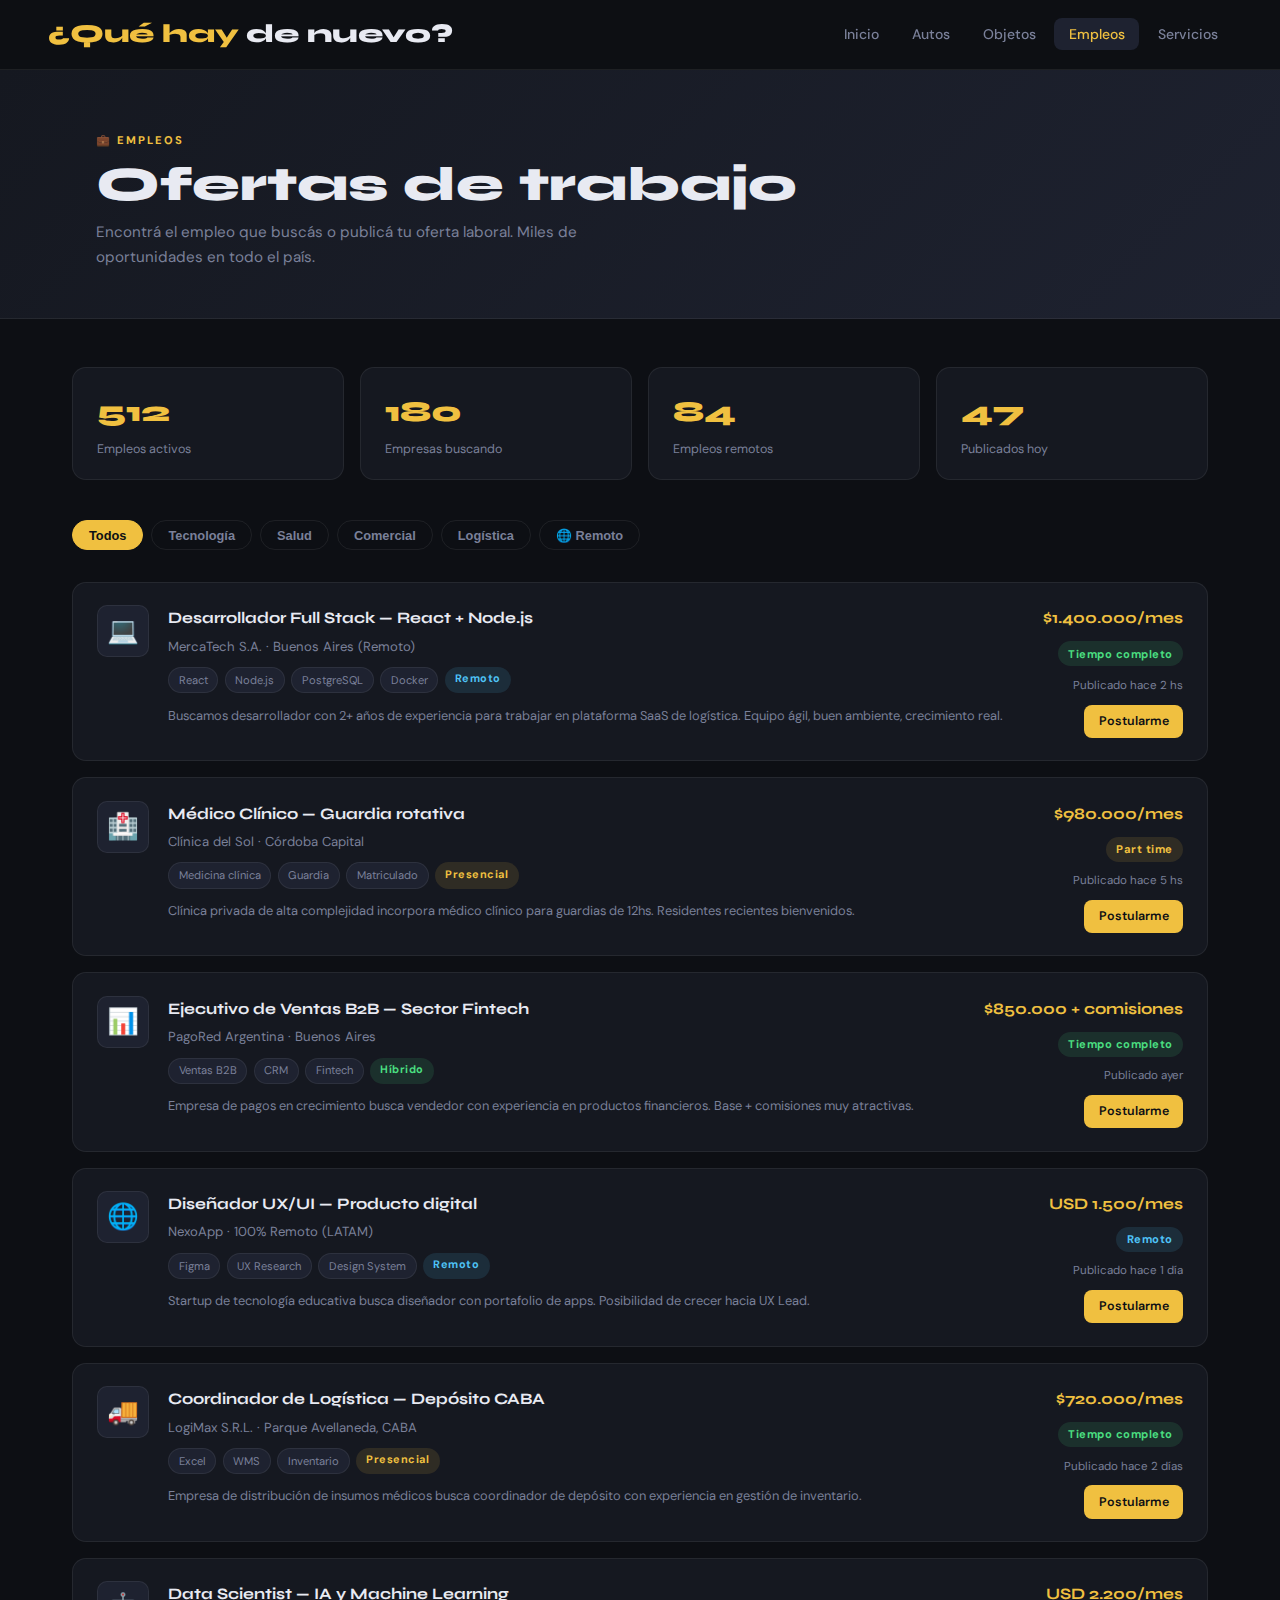
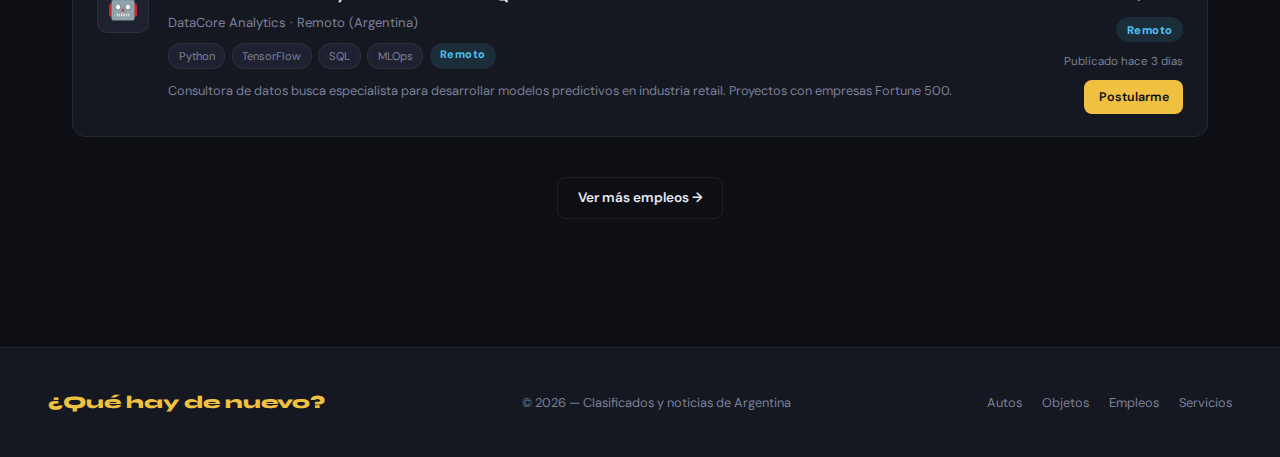
<file: empleos.html>
<!DOCTYPE html>
<html lang="es">
<head>
  <meta charset="UTF-8" />
  <meta name="viewport" content="width=device-width, initial-scale=1.0" />
  <title>Empleos — ¿Qué hay de nuevo?</title>
  <link rel="stylesheet" href="styles.css" />
  <style>
    .section { padding: 3rem 0; }
    .job-card {
      background: var(--surface); border: 1px solid var(--border);
      border-radius: var(--radius); padding: 1.4rem 1.5rem;
      display: flex; gap: 1.2rem; align-items: flex-start;
      transition: transform 0.22s, box-shadow 0.22s, border-color 0.22s;
    }
    .job-card:hover { transform: translateY(-3px); box-shadow: var(--shadow); border-color: rgba(255,255,255,0.14); }
    .company-logo {
      width: 52px; height: 52px; border-radius: 10px;
      background: var(--surface2); border: 1px solid var(--border);
      display: flex; align-items: center; justify-content: center;
      font-size: 1.6rem; flex-shrink: 0;
    }
    .job-info { flex: 1; }
    .job-info h3 { font-family: 'Syne', sans-serif; font-size: 1rem; font-weight: 700; margin-bottom: 0.25rem; }
    .company-name { font-size: 0.82rem; color: var(--text-muted); margin-bottom: 0.6rem; }
    .job-tags { display: flex; flex-wrap: wrap; gap: 0.4rem; margin-bottom: 0.7rem; }
    .job-tag { background: var(--surface2); border: 1px solid var(--border); border-radius: 99px; padding: 0.18rem 0.6rem; font-size: 0.7rem; color: var(--text-muted); }
    .job-salary { font-family: 'Syne', sans-serif; font-size: 1rem; font-weight: 700; color: var(--accent); white-space: nowrap; }
    .job-right { display: flex; flex-direction: column; align-items: flex-end; gap: 0.6rem; }
    .job-date { font-size: 0.72rem; color: var(--text-muted); }

    .stats-row { display: flex; flex-wrap: wrap; gap: 1rem; margin-bottom: 2.5rem; }
    .stat-box { background: var(--surface); border: 1px solid var(--border); border-radius: var(--radius); padding: 1.25rem 1.5rem; flex: 1; min-width: 140px; }
    .stat-box .num { font-family: 'Syne', sans-serif; font-size: 1.8rem; font-weight: 800; color: var(--accent); }
    .stat-box .lbl { font-size: 0.78rem; color: var(--text-muted); margin-top: 0.2rem; }

    .fade-in { opacity: 0; transform: translateY(20px); transition: opacity 0.5s, transform 0.5s; }
    .fade-in.visible { opacity: 1; transform: none; }

    @media(max-width: 600px) {
      .job-card { flex-direction: column; }
      .job-right { align-items: flex-start; }
    }
  </style>
</head>
<body>

<nav class="navbar">
  <a href="index.html" class="logo">¿Qué hay <span>de nuevo?</span></a>
  <ul class="nav-links">
    <li><a href="index.html">Inicio</a></li>
    <li><a href="autos.html">Autos</a></li>
    <li><a href="objetos.html">Objetos</a></li>
    <li><a href="empleos.html" class="active">Empleos</a></li>
    <li><a href="servicios.html">Servicios</a></li>
  </ul>
  <div class="hamburger" id="hamburger"><span></span><span></span><span></span></div>
</nav>
<nav class="nav-mobile" id="nav-mobile">
  <a href="index.html">Inicio</a>
  <a href="autos.html">Autos</a>
  <a href="objetos.html">Objetos</a>
  <a href="empleos.html" class="active">Empleos</a>
  <a href="servicios.html">Servicios</a>
</nav>

<div class="page-header">
  <div class="container">
    <span class="tag">💼 Empleos</span>
    <h1>Ofertas de trabajo</h1>
    <p>Encontrá el empleo que buscás o publicá tu oferta laboral. Miles de oportunidades en todo el país.</p>
  </div>
</div>

<div class="container">
  <section class="section">

    <!-- Estadísticas -->
    <div class="stats-row fade-in">
      <div class="stat-box"><div class="num">512</div><div class="lbl">Empleos activos</div></div>
      <div class="stat-box"><div class="num">180</div><div class="lbl">Empresas buscando</div></div>
      <div class="stat-box"><div class="num">84</div><div class="lbl">Empleos remotos</div></div>
      <div class="stat-box"><div class="num">47</div><div class="lbl">Publicados hoy</div></div>
    </div>

    <!-- Filtros -->
    <div class="filter-bar">
      <button class="filter-btn active" data-filter="todos">Todos</button>
      <button class="filter-btn" data-filter="tech">Tecnología</button>
      <button class="filter-btn" data-filter="salud">Salud</button>
      <button class="filter-btn" data-filter="comercial">Comercial</button>
      <button class="filter-btn" data-filter="logistica">Logística</button>
      <button class="filter-btn" data-filter="remoto">🌐 Remoto</button>
    </div>

    <!-- Listado de empleos -->
    <div style="display:flex; flex-direction:column; gap:1rem;" class="fade-in">

      <div class="job-card listing-card" data-cat="tech">
        <div class="company-logo">💻</div>
        <div class="job-info">
          <h3>Desarrollador Full Stack — React + Node.js</h3>
          <p class="company-name">MercaTech S.A. · Buenos Aires (Remoto)</p>
          <div class="job-tags">
            <span class="job-tag">React</span>
            <span class="job-tag">Node.js</span>
            <span class="job-tag">PostgreSQL</span>
            <span class="job-tag">Docker</span>
            <span class="badge badge-blue" style="font-size:0.68rem">Remoto</span>
          </div>
          <p style="font-size:0.8rem;color:var(--text-muted)">Buscamos desarrollador con 2+ años de experiencia para trabajar en plataforma SaaS de logística. Equipo ágil, buen ambiente, crecimiento real.</p>
        </div>
        <div class="job-right">
          <span class="job-salary">$1.400.000/mes</span>
          <span class="badge badge-green">Tiempo completo</span>
          <span class="job-date">Publicado hace 2 hs</span>
          <a href="#" class="btn btn-primary" style="font-size:0.78rem;padding:0.4rem 0.9rem">Postularme</a>
        </div>
      </div>

      <div class="job-card listing-card" data-cat="salud">
        <div class="company-logo">🏥</div>
        <div class="job-info">
          <h3>Médico Clínico — Guardia rotativa</h3>
          <p class="company-name">Clínica del Sol · Córdoba Capital</p>
          <div class="job-tags">
            <span class="job-tag">Medicina clínica</span>
            <span class="job-tag">Guardia</span>
            <span class="job-tag">Matriculado</span>
            <span class="badge badge-yellow" style="font-size:0.68rem">Presencial</span>
          </div>
          <p style="font-size:0.8rem;color:var(--text-muted)">Clínica privada de alta complejidad incorpora médico clínico para guardias de 12hs. Residentes recientes bienvenidos.</p>
        </div>
        <div class="job-right">
          <span class="job-salary">$980.000/mes</span>
          <span class="badge badge-yellow">Part time</span>
          <span class="job-date">Publicado hace 5 hs</span>
          <a href="#" class="btn btn-primary" style="font-size:0.78rem;padding:0.4rem 0.9rem">Postularme</a>
        </div>
      </div>

      <div class="job-card listing-card" data-cat="comercial">
        <div class="company-logo">📊</div>
        <div class="job-info">
          <h3>Ejecutivo de Ventas B2B — Sector Fintech</h3>
          <p class="company-name">PagoRed Argentina · Buenos Aires</p>
          <div class="job-tags">
            <span class="job-tag">Ventas B2B</span>
            <span class="job-tag">CRM</span>
            <span class="job-tag">Fintech</span>
            <span class="badge badge-green" style="font-size:0.68rem">Híbrido</span>
          </div>
          <p style="font-size:0.8rem;color:var(--text-muted)">Empresa de pagos en crecimiento busca vendedor con experiencia en productos financieros. Base + comisiones muy atractivas.</p>
        </div>
        <div class="job-right">
          <span class="job-salary">$850.000 + comisiones</span>
          <span class="badge badge-green">Tiempo completo</span>
          <span class="job-date">Publicado ayer</span>
          <a href="#" class="btn btn-primary" style="font-size:0.78rem;padding:0.4rem 0.9rem">Postularme</a>
        </div>
      </div>

      <div class="job-card listing-card" data-cat="remoto">
        <div class="company-logo">🌐</div>
        <div class="job-info">
          <h3>Diseñador UX/UI — Producto digital</h3>
          <p class="company-name">NexoApp · 100% Remoto (LATAM)</p>
          <div class="job-tags">
            <span class="job-tag">Figma</span>
            <span class="job-tag">UX Research</span>
            <span class="job-tag">Design System</span>
            <span class="badge badge-blue" style="font-size:0.68rem">Remoto</span>
          </div>
          <p style="font-size:0.8rem;color:var(--text-muted)">Startup de tecnología educativa busca diseñador con portafolio de apps. Posibilidad de crecer hacia UX Lead.</p>
        </div>
        <div class="job-right">
          <span class="job-salary">USD 1.500/mes</span>
          <span class="badge badge-blue">Remoto</span>
          <span class="job-date">Publicado hace 1 día</span>
          <a href="#" class="btn btn-primary" style="font-size:0.78rem;padding:0.4rem 0.9rem">Postularme</a>
        </div>
      </div>

      <div class="job-card listing-card" data-cat="logistica">
        <div class="company-logo">🚚</div>
        <div class="job-info">
          <h3>Coordinador de Logística — Depósito CABA</h3>
          <p class="company-name">LogiMax S.R.L. · Parque Avellaneda, CABA</p>
          <div class="job-tags">
            <span class="job-tag">Excel</span>
            <span class="job-tag">WMS</span>
            <span class="job-tag">Inventario</span>
            <span class="badge badge-yellow" style="font-size:0.68rem">Presencial</span>
          </div>
          <p style="font-size:0.8rem;color:var(--text-muted)">Empresa de distribución de insumos médicos busca coordinador de depósito con experiencia en gestión de inventario.</p>
        </div>
        <div class="job-right">
          <span class="job-salary">$720.000/mes</span>
          <span class="badge badge-green">Tiempo completo</span>
          <span class="job-date">Publicado hace 2 días</span>
          <a href="#" class="btn btn-primary" style="font-size:0.78rem;padding:0.4rem 0.9rem">Postularme</a>
        </div>
      </div>

      <div class="job-card listing-card" data-cat="tech remoto">
        <div class="company-logo">🤖</div>
        <div class="job-info">
          <h3>Data Scientist — IA y Machine Learning</h3>
          <p class="company-name">DataCore Analytics · Remoto (Argentina)</p>
          <div class="job-tags">
            <span class="job-tag">Python</span>
            <span class="job-tag">TensorFlow</span>
            <span class="job-tag">SQL</span>
            <span class="job-tag">MLOps</span>
            <span class="badge badge-blue" style="font-size:0.68rem">Remoto</span>
          </div>
          <p style="font-size:0.8rem;color:var(--text-muted)">Consultora de datos busca especialista para desarrollar modelos predictivos en industria retail. Proyectos con empresas Fortune 500.</p>
        </div>
        <div class="job-right">
          <span class="job-salary">USD 2.200/mes</span>
          <span class="badge badge-blue">Remoto</span>
          <span class="job-date">Publicado hace 3 días</span>
          <a href="#" class="btn btn-primary" style="font-size:0.78rem;padding:0.4rem 0.9rem">Postularme</a>
        </div>
      </div>

    </div>

    <div style="text-align:center; margin-top:2.5rem;">
      <a href="#" class="btn btn-outline">Ver más empleos →</a>
    </div>

  </section>
</div>

<footer>
  <span class="logo">¿Qué hay de nuevo?</span>
  <p>© 2026 — Clasificados y noticias de Argentina</p>
  <nav class="footer-links">
    <a href="autos.html">Autos</a>
    <a href="objetos.html">Objetos</a>
    <a href="empleos.html">Empleos</a>
    <a href="servicios.html">Servicios</a>
  </nav>
</footer>

<script src="main.js"></script>
</body>
</html>
</file>
<file: styles.css>
/* ============================================================
   styles.css — "¿Qué hay de nuevo?"
   Estilos globales compartidos por todas las páginas
   ============================================================ */

@import url('https://fonts.googleapis.com/css2?family=Syne:wght@400;600;700;800&family=DM+Sans:wght@300;400;500&display=swap');

/* ── Variables ─────────────────────────────────────────────── */
:root {
  --bg:         #0d0f14;
  --surface:    #151820;
  --surface2:   #1e2230;
  --border:     rgba(255,255,255,0.07);
  --accent:     #f0c040;
  --accent2:    #4fc3f7;
  --accent3:    #ff6b6b;
  --text:       #e8eaf2;
  --text-muted: #7a8099;
  --radius:     14px;
  --nav-h:      70px;
  --shadow:     0 8px 32px rgba(0,0,0,0.45);
}

/* ── Reset ──────────────────────────────────────────────────── */
*, *::before, *::after { box-sizing: border-box; margin: 0; padding: 0; }
html { scroll-behavior: smooth; }
body {
  font-family: 'DM Sans', sans-serif;
  background: var(--bg);
  color: var(--text);
  line-height: 1.65;
  min-height: 100vh;
}
img { display: block; width: 100%; object-fit: cover; }
a  { text-decoration: none; color: inherit; }
ul { list-style: none; }

/* ── Navbar ─────────────────────────────────────────────────── */
.navbar {
  position: sticky; top: 0; z-index: 100;
  height: var(--nav-h);
  background: rgba(13,15,20,0.92);
  backdrop-filter: blur(18px);
  border-bottom: 1px solid var(--border);
  display: flex; align-items: center;
  padding: 0 clamp(1rem, 4vw, 3rem);
  gap: 2rem;
}
.navbar .logo {
  font-family: 'Syne', sans-serif;
  font-weight: 800;
  font-size: 1.6rem;
  color: var(--accent);
  letter-spacing: -0.2px;
  white-space: nowrap;
}
.navbar .logo span { color: var(--text); }

.nav-links {
  display: flex; gap: 0.25rem;
  margin-left: auto;
}
.nav-links a {
  font-size: 0.875rem;
  font-weight: 500;
  padding: 0.45rem 0.9rem;
  border-radius: 8px;
  color: var(--text-muted);
  transition: background 0.2s, color 0.2s;
}
.nav-links a:hover,
.nav-links a.active {
  background: var(--surface2);
  color: var(--text);
}
.nav-links a.active { color: var(--accent); }

/* Hamburger */
.hamburger {
  display: none;
  flex-direction: column; gap: 5px;
  cursor: pointer; padding: 4px; margin-left: auto;
}
.hamburger span {
  display: block; width: 24px; height: 2px;
  background: var(--text); border-radius: 2px;
  transition: transform 0.3s, opacity 0.3s;
}
.nav-mobile {
  display: none;
  flex-direction: column;
  background: var(--surface);
  border-bottom: 1px solid var(--border);
  padding: 1rem clamp(1rem, 4vw, 3rem);
  gap: 0.25rem;
}
.nav-mobile a {
  padding: 0.6rem 0.75rem;
  border-radius: 8px;
  color: var(--text-muted);
  font-size: 0.9rem;
  transition: background 0.2s, color 0.2s;
}
.nav-mobile a:hover, .nav-mobile a.active {
  background: var(--surface2); color: var(--accent);
}
.nav-mobile.open { display: flex; }

/* ── Page header band ───────────────────────────────────────── */
.page-header {
  background: linear-gradient(135deg, var(--surface) 0%, var(--surface2) 100%);
  border-bottom: 1px solid var(--border);
  padding: 3.5rem clamp(1rem,5vw,4rem) 3rem;
}
.page-header .tag {
  display: inline-block;
  font-size: 0.7rem; font-weight: 700; letter-spacing: 2px;
  text-transform: uppercase;
  color: var(--accent); margin-bottom: 0.6rem;
}
.page-header h1 {
  font-family: 'Syne', sans-serif;
  font-size: clamp(1.8rem, 4vw, 3rem);
  font-weight: 800; line-height: 1.1;
}
.page-header p {
  color: var(--text-muted); margin-top: 0.5rem;
  max-width: 520px; font-size: 0.95rem;
}

/* ── Container ──────────────────────────────────────────────── */
.container {
  max-width: 1200px;
  margin: 0 auto;
  padding: 0 clamp(1rem, 4vw, 2rem);
}

/* ── Section titles ─────────────────────────────────────────── */
.section-title {
  font-family: 'Syne', sans-serif;
  font-size: clamp(1.2rem, 2.5vw, 1.6rem);
  font-weight: 700;
  margin-bottom: 1.5rem;
  display: flex; align-items: center; gap: 0.6rem;
}
.section-title::after {
  content: '';
  flex: 1; height: 1px;
  background: var(--border);
}

/* ── Cards ──────────────────────────────────────────────────── */
.card {
  background: var(--surface);
  border: 1px solid var(--border);
  border-radius: var(--radius);
  overflow: hidden;
  transition: transform 0.25s, box-shadow 0.25s, border-color 0.25s;
}
.card:hover {
  transform: translateY(-4px);
  box-shadow: var(--shadow);
  border-color: rgba(255,255,255,0.14);
}
.card-img { height: 200px; }
.card-body { padding: 1.25rem 1.25rem 1.5rem; }
.card-tag {
  font-size: 0.68rem; font-weight: 700; letter-spacing: 1.5px;
  text-transform: uppercase; margin-bottom: 0.5rem;
  color: var(--accent2);
}
.card-body h3 {
  font-family: 'Syne', sans-serif;
  font-size: 1rem; font-weight: 700;
  margin-bottom: 0.4rem; line-height: 1.35;
}
.card-body p {
  font-size: 0.83rem; color: var(--text-muted); line-height: 1.55;
}
.card-meta {
  display: flex; align-items: center; justify-content: space-between;
  margin-top: 1rem;
  font-size: 0.78rem; color: var(--text-muted);
}
.card-price {
  font-family: 'Syne', sans-serif;
  font-size: 1.05rem; font-weight: 700;
  color: var(--accent);
}

/* ── Buttons ────────────────────────────────────────────────── */
.btn {
  display: inline-flex; align-items: center; gap: 0.4rem;
  padding: 0.55rem 1.2rem;
  border-radius: 8px; font-size: 0.85rem; font-weight: 600;
  cursor: pointer; border: none; transition: all 0.2s;
}
.btn-primary {
  background: var(--accent); color: #0d0f14;
}
.btn-primary:hover { filter: brightness(1.12); }
.btn-outline {
  background: transparent;
  border: 1px solid var(--border);
  color: var(--text);
}
.btn-outline:hover { background: var(--surface2); }
.btn-full { width: 100%; justify-content: center; margin-top: 1rem; }

/* ── Grid helpers ───────────────────────────────────────────── */
.grid-3 {
  display: grid;
  grid-template-columns: repeat(auto-fill, minmax(280px, 1fr));
  gap: 1.25rem;
}
.grid-2 {
  display: grid;
  grid-template-columns: repeat(auto-fill, minmax(340px, 1fr));
  gap: 1.25rem;
}

/* ── Badge ──────────────────────────────────────────────────── */
.badge {
  display: inline-block;
  padding: 0.2rem 0.65rem;
  border-radius: 99px; font-size: 0.7rem; font-weight: 700;
  letter-spacing: 0.5px;
}
.badge-green  { background: rgba(74,222,128,0.12); color: #4ade80; }
.badge-yellow { background: rgba(240,192,64,0.12);  color: var(--accent); }
.badge-red    { background: rgba(255,107,107,0.12); color: var(--accent3); }
.badge-blue   { background: rgba(79,195,247,0.12);  color: var(--accent2); }

/* ── Footer ─────────────────────────────────────────────────── */
footer {
  margin-top: 5rem;
  border-top: 1px solid var(--border);
  background: var(--surface);
  padding: 2.5rem clamp(1rem, 4vw, 3rem);
  display: flex; flex-wrap: wrap;
  align-items: center; justify-content: space-between;
  gap: 1rem;
}
footer .logo {
  font-family: 'Syne', sans-serif;
  font-weight: 800; font-size: 1.1rem; color: var(--accent);
}
footer p { font-size: 0.8rem; color: var(--text-muted); }
footer .footer-links { display: flex; gap: 1.25rem; }
footer .footer-links a {
  font-size: 0.8rem; color: var(--text-muted);
  transition: color 0.2s;
}
footer .footer-links a:hover { color: var(--text); }

/* ── Filter bar ─────────────────────────────────────────────── */
.filter-bar {
  display: flex; flex-wrap: wrap; gap: 0.5rem;
  margin-bottom: 2rem;
}
.filter-btn {
  padding: 0.4rem 1rem;
  border-radius: 99px; font-size: 0.8rem; font-weight: 600;
  border: 1px solid var(--border);
  background: transparent; color: var(--text-muted);
  cursor: pointer; transition: all 0.2s;
}
.filter-btn:hover, .filter-btn.active {
  background: var(--accent); color: #0d0f14;
  border-color: var(--accent);
}

/* ── Responsive ─────────────────────────────────────────────── */
@media (max-width: 768px) {
  .nav-links   { display: none; }
  .hamburger   { display: flex; }
}
@media (max-width: 480px) {
  .grid-3, .grid-2 {
    grid-template-columns: 1fr;
  }
}
/* =====================
   CARRUSEL
   ===================== */
.carousel { position: relative; cursor: pointer; }

.carousel-img { width: 100%; height: 100%; object-fit: cover; display: block; transition: opacity 0.3s; }

.carousel-arrow {
  position: absolute; top: 50%; transform: translateY(-50%);
  background: rgba(0,0,0,0.5); color: #fff; border: none;
  width: 32px; height: 32px; border-radius: 50%;
  font-size: 1.3rem; line-height: 1; cursor: pointer;
  display: flex; align-items: center; justify-content: center;
  z-index: 2; transition: background 0.2s;
}
.carousel-arrow:hover { background: rgba(0,0,0,0.8); }
.carousel-arrow.left { left: 8px; }
.carousel-arrow.right { right: 8px; }

.carousel-dots {
  position: absolute; bottom: 8px; left: 50%; transform: translateX(-50%);
  display: flex; gap: 5px; z-index: 2;
}
.dot {
  width: 7px; height: 7px; border-radius: 50%;
  background: rgba(255,255,255,0.5); cursor: pointer; transition: background 0.2s;
}
.dot.active { background: #fff; }

/* =====================
   LIGHTBOX
   ===================== */
#lightbox {
  display: none; position: fixed; inset: 0; z-index: 1000;
  align-items: center; justify-content: center;
}
#lightbox.open { display: flex; }

.lb-overlay {
  position: absolute; inset: 0;
  background: rgba(0,0,0,0.88);
}

.lb-content {
  position: relative; z-index: 1;
  display: flex; align-items: center; gap: 1rem;
  max-width: 90vw; max-height: 90vh;
}

.lb-img {
  max-width: 80vw; max-height: 80vh;
  object-fit: contain; border-radius: 8px;
  box-shadow: 0 8px 40px rgba(0,0,0,0.6);
}

.lb-arrow {
  background: rgba(255,255,255,0.1); color: #fff; border: none;
  width: 44px; height: 44px; border-radius: 50%;
  font-size: 1.8rem; cursor: pointer; flex-shrink: 0;
  display: flex; align-items: center; justify-content: center;
  transition: background 0.2s;
}
.lb-arrow:hover { background: rgba(255,255,255,0.25); }

.lb-close {
  position: absolute; top: -40px; right: 0;
  background: none; border: none; color: #fff;
  font-size: 1.4rem; cursor: pointer; padding: 0.3rem 0.6rem;
  border-radius: 4px; transition: background 0.2s;
}
.lb-close:hover { background: rgba(255,255,255,0.15); }

.lb-counter {
  position: absolute; bottom: -30px; left: 50%; transform: translateX(-50%);
  color: rgba(255,255,255,0.7); font-size: 0.85rem;
}
</file>
